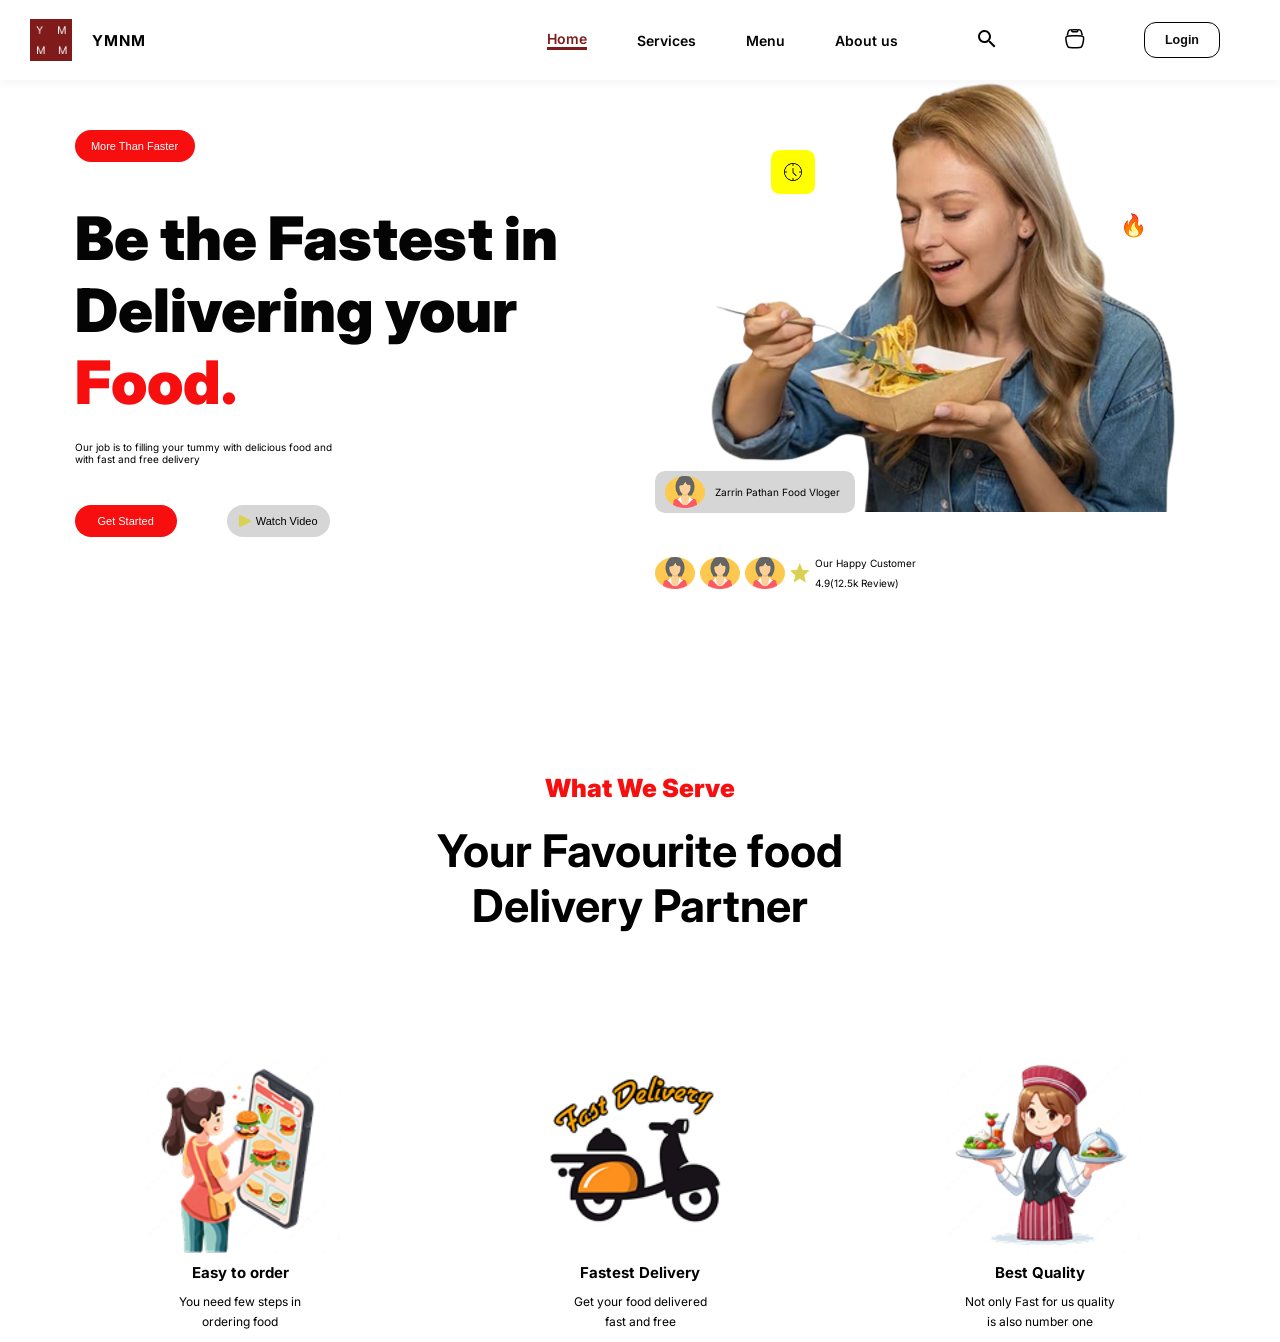
<file: Assignment 2/index.html>
<!DOCTYPE html>
<html lang="en">

<head>
    <meta charset="UTF-8">
    <meta name="viewport" content="width=device-width, initial-scale=1.0">
    <title>Document</title>
    <link rel="stylesheet" href="style.css">
    <link rel="stylesheet" href="media-queriesin.css">
</head>

<body>
    <header>

        <div class="site-header">
            <div class="logo">
                <img src="logo.png.png" alt="">
                <h1>YMNM</h1>
            </div>

            <nav class="main-nav" aria-label="Main navigation">
                <a href="index.html" aria-current="page">Home</a>
                <a href="services.html">Services</a>
                <a href="menu.html">Menu</a>
                <a href="about.html">About us</a>
            </nav>

            <div class="header-actions">
                
                <button class="icon-btn" aria-label="Search">
                    <img src="ic_baseline-search.svg" alt="">
                </button>

                <button class="icon-btn" aria-label="Store">
                    <a href="menu.html">
                        <img src="Group.svg" alt="">
                    </a>
                </button>

                <a href="signup.html"><button class="login-btn">Login</button></a>
            </div>
        </div>
    </header>

    <section class="first">
        <div class="content1">
            <button class="btn0">More Than Faster</button>

            <h1>Be the Fastest
                in Delivering
                your <span>Food.</span>
            </h1>

            <p>Our job is to filling your tummy with delicious food and
                with fast and free delivery
            </p>

            <div class="content1-cta">
                <button class="btn1">
                    <a href="signup.html">Get Started</a>
                </button>

                <button class="btn2">
                    <img src="Vector.svg" alt="">
                    <a href="video.html">Watch Video</a>
                </button>
            </div>

        </div>

        <div class="images1">
            <img class="clock" src="clock.png" alt="">
            <img class="woman" src="woman.png" alt="">
            <img class="fire" src="fire.png" alt="">

            <article>
                <img src="employee.png" alt="">
                <p>Zarrin Pathan
                    Food Vloger
                </p>
            </article>

            <div class="rate">
                <img class="em" src="employee.png" alt="">
                <img class="em" src="employee.png" alt="">
                <img class="em" src="employee.png" alt="">
                <img class="str" src="star.png" alt="">
                <p>Our Happy Customer <br>
                    4.9(12.5k Review)</p>
            </div>

        </div>
    </section>

    <section class="second">
        <div class="content2">
            <h1>What We Serve</h1>
            <p>Your Favourite food
                Delivery Partner
            </p>
        </div>
        

        <div class="content2-cards">

            <div class="card">
                <img src="easy.png" alt="">
                <h1>Easy to order</h1>
                <p>You need few steps in
                    ordering food </p>
            </div>

            <div class="card">
                <img src="fast.png" alt="">
                <h1>Fastest Delivery</h1>
                <p>Get your food delivered fast and free</p>
            </div>

            <div class="card">
                <img src="best.png" alt="">
                <h1>Best Quality</h1>
                <p>Not only Fast for us quality is also
                    number one
                </p>
            </div>

        </div>
    </section>


   



</body>

</html>
</file>
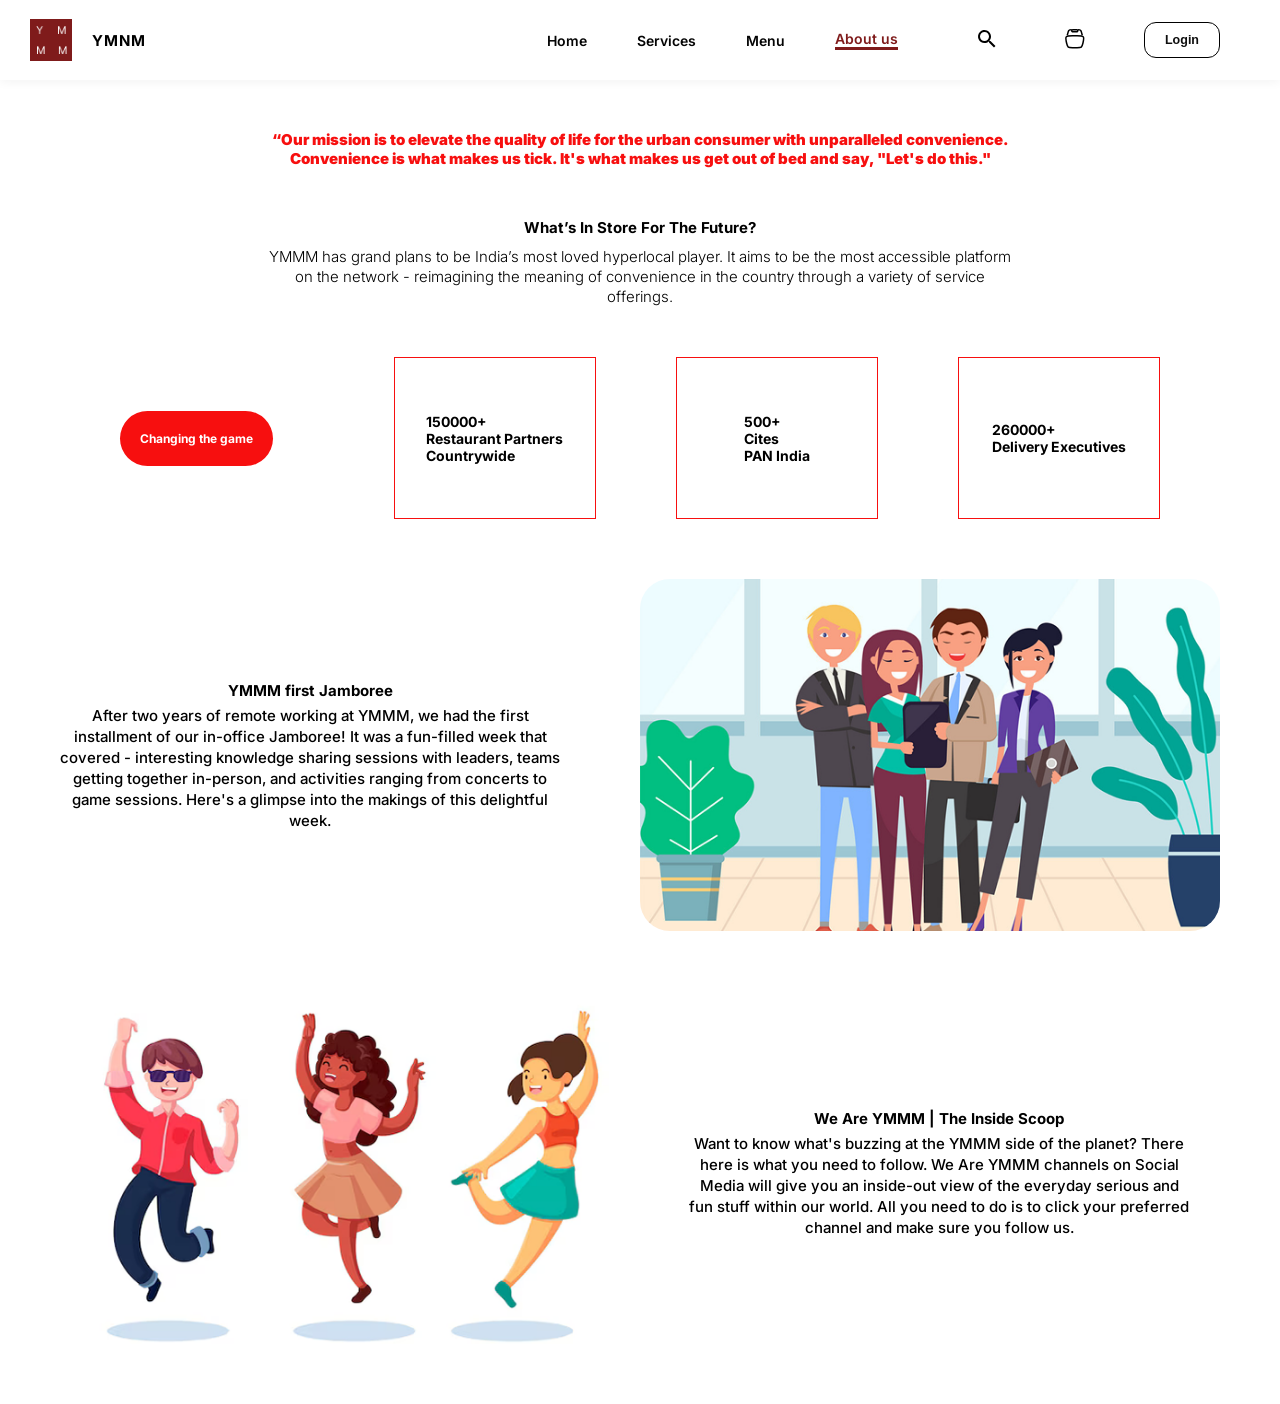
<file: Assignment 2/about.html>
<!DOCTYPE html>
<html lang="en">

<head>
    <meta charset="UTF-8">
    <meta name="viewport" content="width=device-width, initial-scale=1.0">
    <title>About Us</title>
    <link rel="stylesheet" href="style.css">
    <link rel="stylesheet" href="media-queriesin.css">
</head>

<body>
    <header>
        <div class="site-header">
            <div class="logo">
                <img src="logo.png.png" alt="">
                <h1>YMNM</h1>
            </div>

            <nav class="main-nav" aria-label="Main navigation">
                <a href="index.html">Home</a>
                <a href="services.html">Services</a>
                <a href="menu.html">Menu</a>
                <a href="about.html" aria-current="page">About us</a>
            </nav>

            <div class="header-actions">
                <button class="icon-btn" aria-label="Search">
                    <img src="ic_baseline-search.svg" alt="">
                </button>

                <button class="icon-btn" aria-label="Store">
                    <a href="menu.html">
                        <img src="Group.svg" alt="">
                    </a>
                </button>

               <a href="signup.html"><button class="login-btn">Login</button></a>
            </div>
        </div>
    </header>

    <section class="about">
        <h1>“Our mission is to elevate the quality of life for
            the urban
            consumer with unparalleled convenience.
            Convenience is what makes us tick. It's
            what makes us get out of bed and say,
            "Let's do this."
        </h1>

        <h2>What’s In Store For The Future?</h2>

        <p>YMMM has grand plans to be India’s most
            loved hyperlocal player. It aims to be
            the most accessible platform
            on the network - reimagining the meaning
            of convenience in the country
            through a variety of service offerings.
        </p>
    </section>

    <section class="about2">
        <h1> Changing the game</h1>

        <div class="card-red">
            <div class="card2">
                <h2>150000+ <br>
                    Restaurant Partners <br>
                    Countrywide</h2>
            </div>

            <div class="card2">
                <h2>
                    500+ <br>
                    Cites <br>
                    PAN India
                </h2>
            </div>

            <div class="card2">
                <h2>
                    260000+ <br>
                    Delivery Executives
                </h2>
            </div>

        </div>
    </section>

    <section class="about3">
        <div class="about3-1">
            <h1>
                <span>YMMM first Jamboree</span> <br>
                After two years of remote working at YMMM, we had the first installment of our in-office Jamboree! It
                was a fun-filled week that covered - interesting knowledge sharing sessions with leaders, teams getting
                together in-person, and activities ranging from concerts to game sessions. Here's a glimpse into the
                makings of this delightful week.
            </h1>

            <img src="workers.png" alt="">
        </div>

        <div class="about3-2">
            <h1>
                <span>We Are YMMM | The Inside Scoop</span> <br>
                Want to know what's buzzing at the YMMM side of
                the planet? There here is what you need to follow.
                We Are YMMM channels on Social Media will give you
                an inside-out view of the everyday serious and fun stuff
                within our world. All you need to do is to click your
                preferred channel and make sure you follow us.
            </h1>

            <img src="children.png" alt="">
        </div>

    </section>


</body>

</html>
</file>
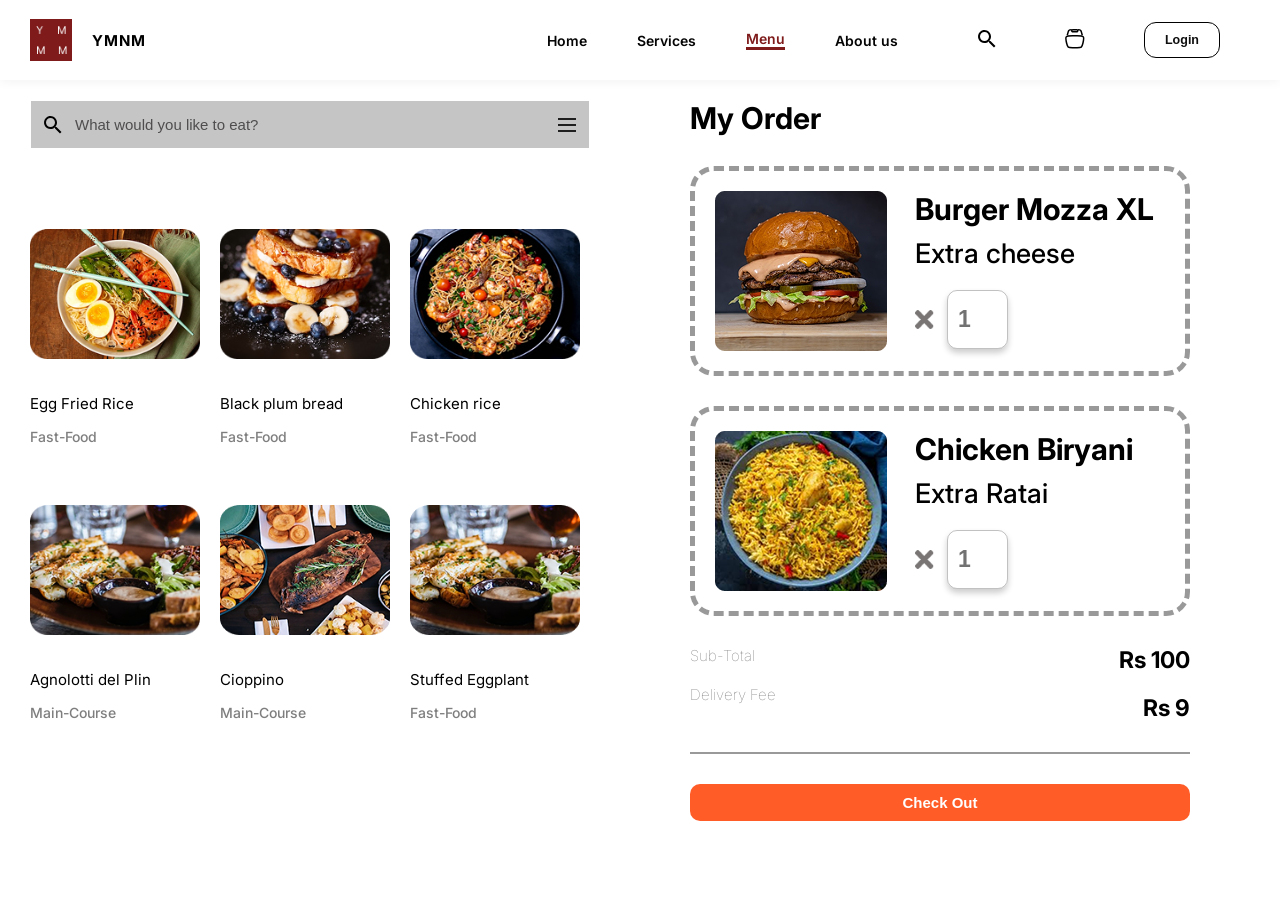
<file: Assignment 2/menu.html>
<!DOCTYPE html>
<html lang="en">

<head>
	<meta charset="UTF-8">
	<meta name="viewport" content="width=device-width, initial-scale=1.0">
	<title>Menu</title>
	<link rel="stylesheet" href="style.css">
	<link rel="stylesheet" href="media-queriesin.css">
</head>

<body>
	<header>
		<div class="site-header">
			<div class="logo">
				<img src="logo.png.png" alt="">
				<h1>YMNM</h1>
			</div>

			<nav class="main-nav" aria-label="Main navigation">
				<a href="index.html">Home</a>
				<a href="services.html">Services</a>
				<a href="menu.html" aria-current="page">Menu</a>
				<a href="about.html">About us</a>
			</nav>

			<div class="header-actions">
				<button class="icon-btn" aria-label="Search">
					<img src="ic_baseline-search.svg" alt="">
				</button>

				<button class="icon-btn" aria-label="Store">
					<a href="menu.html">
						<img src="Group.svg" alt="">
					</a>
				</button>

				<a href="signup.html"><button class="login-btn">Login</button></a>
			</div>
		</div>


	</header>

	<section class="men">

		<div class="left-men">
			<div class="search-part">
				<img src="ic_baseline-search.svg" alt="">
				<input type="text" placeholder="What would you like to eat?" id="search">
				<img src="ham.svg" alt="">

			</div>

			<div class="image3">

				<div>
					<img src="egg.png" alt="">
					<h1>Egg Fried Rice</h1>
					<p>Fast-Food</p>
				</div>

				<div>
					<img src="plan.png" alt="">
					<h1>Black plum bread</h1>
					<p>Fast-Food</p>
				</div>

				<div>
					<img src="chic.png" alt="">
					<h1>Chicken rice</h1>
					<p>Fast-Food</p>
				</div>

				<div>
					<img src="plin.png" alt="">
					<H1>Agnolotti del Plin</H1>
					<p>Main-Course</p>
				</div>

				<div>
					<img src="clio.png" alt="">
					<h1>Cioppino</h1>
					<p>Main-Course</p>
				</div>

				<div>
					<img src="plant.png" alt="">
					<h1>Stuffed Eggplant</h1>
					<p>Fast-Food</p>
				</div>
			</div>
		</div>


		<div class="right-men">
			<h1 class="ord">My Order</h1>

			<div class="card-men">
				<img src="burg.png" alt="">

				<div class="cardmen-con">
					<h1>Burger Mozza XL</h1>
					<p>Extra cheese</p>

					<div class="multi">
						<img src="x.png" alt="">
						<input type="number" placeholder="1" min="1" max="5">
					</div>
				</div>
			</div>

			<div class="card-men">
				<img src="biry.png" alt="">

				<div class="cardmen-con">
					<h1>Chicken Biryani</h1>
					<p>Extra Ratai</p>

					<div class="multi">
						<img src="x.png" alt="">
						<input type="number" placeholder="1" min="1" max="5">
					</div>
				</div>
			</div>

			<div class="check">
				<div class="echeck">
					<h1>Sub-Total</h1>
					<h1>Delivery Fee</h1>
				</div>

				<div class="echeck">
					<p>Rs 100</p>
					<p>Rs 9</p>
				</div>
			</div>
			<div class="vh"></div>
			<a class="bu" href="youtube.com"><button>Check Out</button></a>
		</div>

	</section>

	

</body>

</html>
</file>
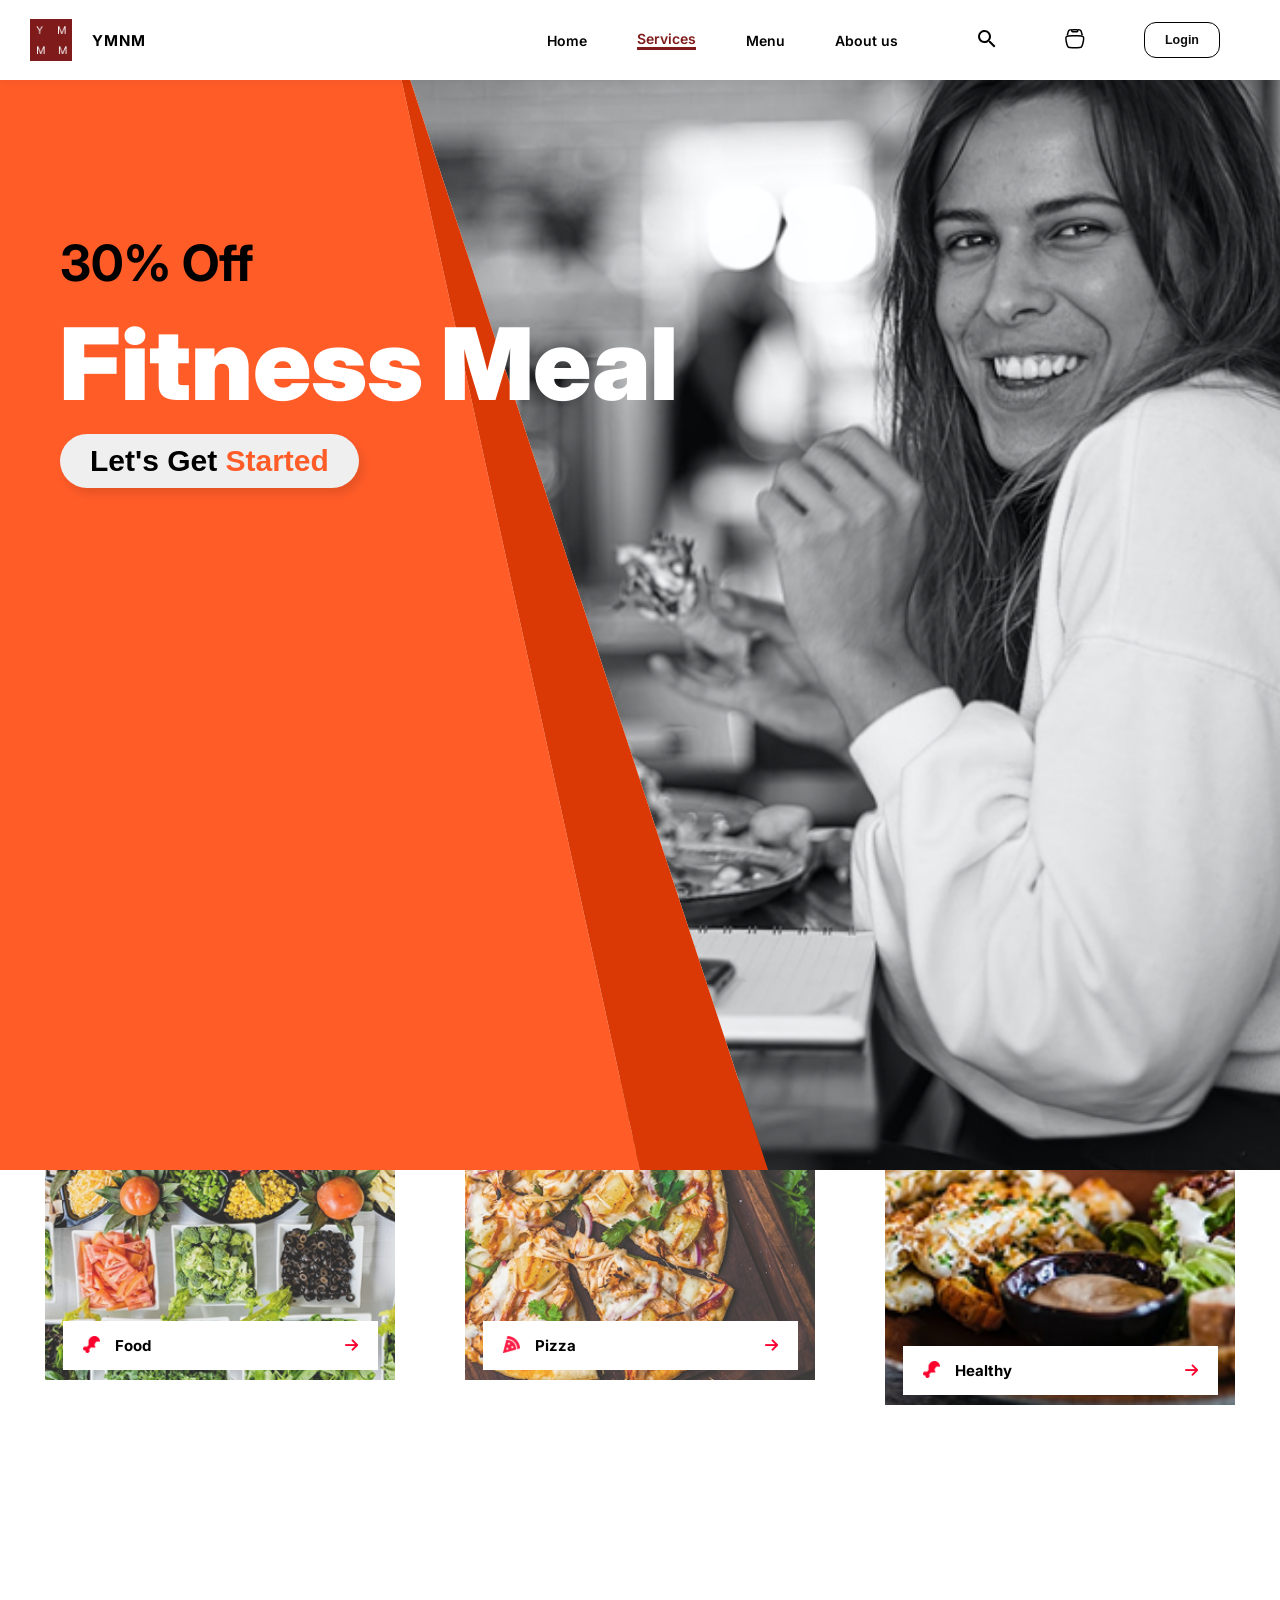
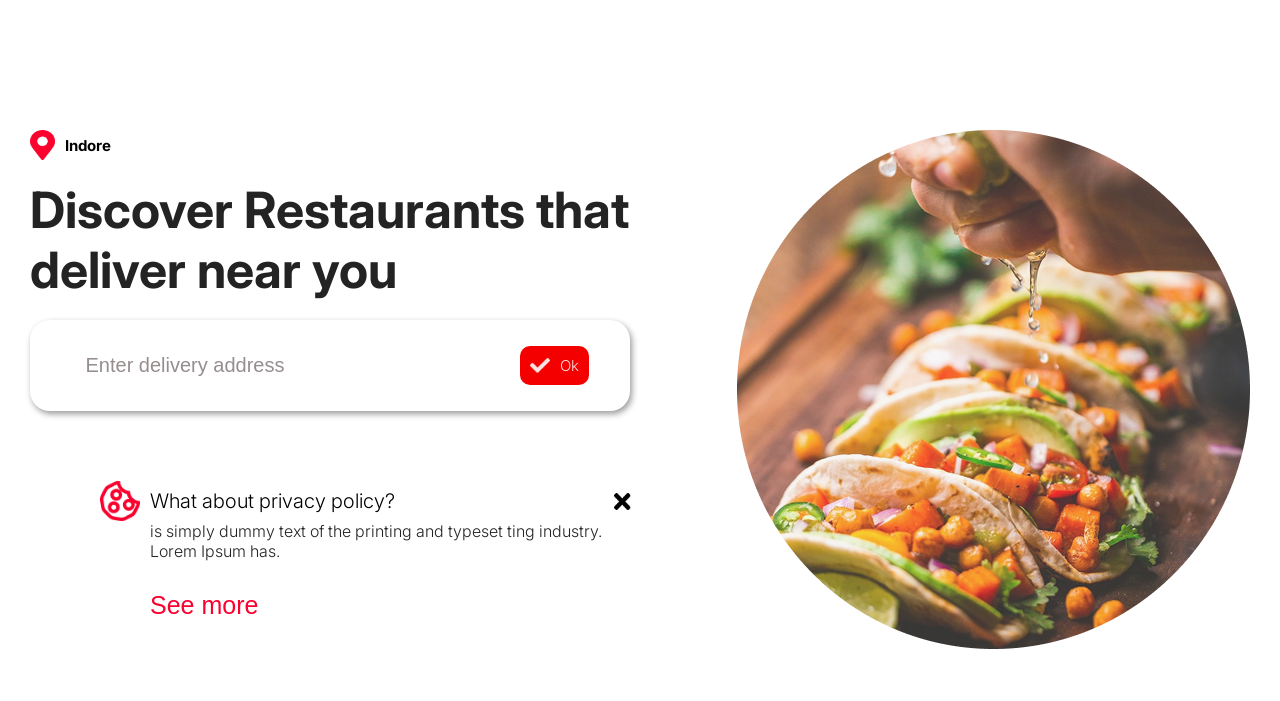
<file: Assignment 2/services.html>
<!DOCTYPE html>
<html lang="en">

<head>
	<meta charset="UTF-8">
	<meta name="viewport" content="width=device-width, initial-scale=1.0">
	<title>Services</title>
	<link rel="stylesheet" href="style.css">
	<link rel="stylesheet" href="media-queriesin.css">
</head>

<body>
	<header>
		<div class="site-header">
			<div class="logo">
				<img src="logo.png.png" alt="">
				<h1>YMNM</h1>
			</div>

			<nav class="main-nav" aria-label="Main navigation">
				<a href="index.html">Home</a>
				<a href="services.html" aria-current="page">Services</a>
				<a href="menu.html">Menu</a>
				<a href="about.html">About us</a>
			</nav>

			<div class="header-actions">
				<button class="icon-btn" aria-label="Search">
					<img src="ic_baseline-search.svg" alt="">
				</button>

				<button class="icon-btn" aria-label="Store">
					<a href="menu.html">
						<img src="Group.svg" alt="">
					</a>
				</button>

				<a href="signup.html"><button class="login-btn">Login</button></a>
			</div>
		</div>
	</header>


	<section class="firt">
		<div class="container">
			<div class="base"></div>
			<div class="base2"></div>
			<div class="base3"></div>
		</div>

		<div class="firt-con">
			<h1>30% Off</h1>
			<p>Fitness M<span>eal</span> </p>
			<a href="signup.html"><button>Let's Get <span>Started</span></button></a>
		</div>
	</section>


	<section class="card-serv">
		<div class="serv-card1">
			<div class="ser">
				<div class="inser">
					<img src="heal icon.png" alt="">
					<h1>Food</h1>
				</div>
				<i class="fa-solid fa-arrow-right"></i>
			</div>
		</div>


		<div class="serv-card2">
			<div class="ser">
				<div class="inser">
					<img src="Pizza Icon.png" alt="">
					<h1>Pizza</h1>
				</div>
				<i class="fa-solid fa-arrow-right"></i>
			</div>
		</div>

		<div class="serv-card3">
			<div class="ser">
				<div class="inser">
					<img src="heal icon.png" alt="">
					<h1>Healthy</h1>
				</div>
				<i class="fa-solid fa-arrow-right"></i>
			</div>
		</div>
	</section>


	<section class="deli">

		<div class="deliright">
			<div class="del-con">
				<img src="Map Icon.png" alt="">
				<h1>Indore</h1>
			</div>

			<h1 class="h1">Discover Restaurants
				that deliver near you
			</h1>

			<div class="ind">
				<input type="text" placeholder="Enter delivery address">
				<div>
					<img src="check.png" alt="Description">
					<h1>Ok</h1>
				</div>
			</div>

		</div>

		<div class="delileft">
			<img src="taco.png" alt="">
		</div>

	</section>

	<div class="tou">
		<div class="che">
			<div>
				<img class="cheim" src="cheese.png" alt="">
				<h1>What about privacy policy?</h1>
			</div>
			<img class="cheimg" src="x.png" alt="">
		</div>

		<p>is simply dummy text of the printing and typeset
			ting industry. Lorem Ipsum has.
		</p>

		<a href="services.html"><button class="see">See more</button></a>
	</div>

</body>

</html>
</file>
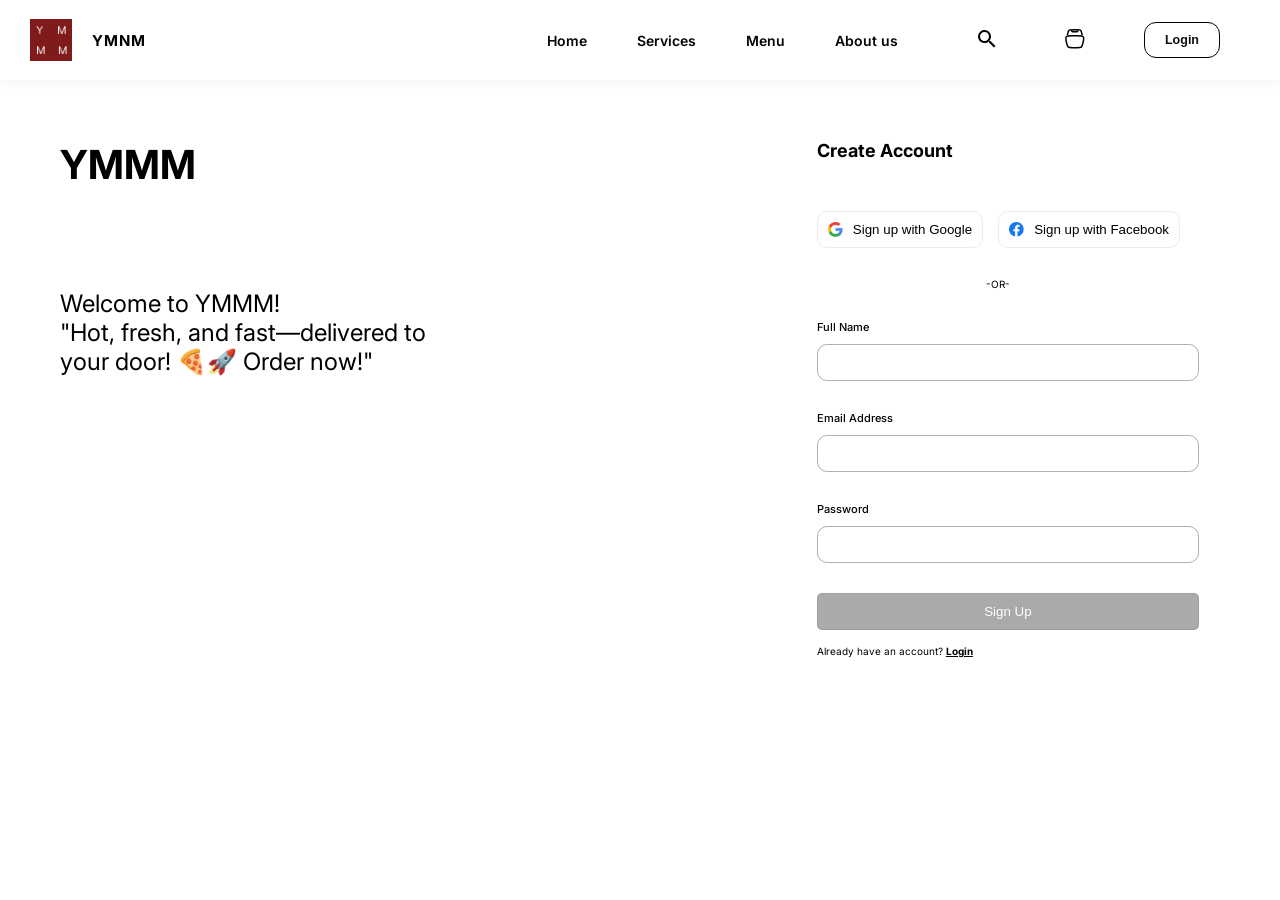
<file: Assignment 2/signup.html>
<!DOCTYPE html>
<html lang="en">

<head>
    <meta charset="UTF-8">
    <meta name="viewport" content="width=device-width, initial-scale=1.0">
    <title>Sign Up</title>
    <link rel="stylesheet" href="style.css">
    <link rel="stylesheet" href="media-queriesin.css">
</head>

<body>
    <header>
        <div class="site-header">
            <div class="logo">
                <img src="logo.png.png" alt="">
                <h1>YMNM</h1>
            </div>

            <nav class="main-nav" aria-label="Main navigation">
                <a href="index.html">Home</a>
                <a href="services.html">Services</a>
                <a href="menu.html">Menu</a>
                <a href="about.html">About us</a>
            </nav>

            <div class="header-actions">
                <button class="icon-btn" aria-label="Search">
                    <img src="ic_baseline-search.svg" alt="">
                </button>

                <button class="icon-btn" aria-label="Store">
                    <a href="menu.html">
                        <img src="Group.svg" alt="">
                    </a>
                </button>


                <a href="signup.html"><button class="login-btn">Login</button></a>
            </div>
        </div>
    </header>

    <section class="signup">
        <div class="left">
            <h1>YMMM</h1>
            <p>Welcome to YMMM! <br>
                "Hot, fresh, and
                fast—delivered to <br>
                your
                door! 🍕🚀 Order now!"
            </p>
        </div>

        <div class="right">
            <h1>Create Account</h1>

            <div class="btn-sign">
                <button class="sign-cta"><img src="logos_google-icon.png" alt=""><a href="google.com">Sign up with
                        Google</a>
                </button>
                <button class="sign-cta"><img src="logos_facebook.png" alt=""><a href="facebook.com">Sign up with
                        Facebook</a>
                </button> 
            </div>


            <p class="dema">-OR-</p>


            <div class="input">

                <label for="name">Full Name</label>
                <input id="name" type="text" placeholder="Your Full name bastard">


                <label for="add">Email Address</label>
                <input id="add" type="email" placeholder="Your Email bastard">


                <label for="pass">Password</label>
                <input id="pass" type="password" placeholder="Your Password bastard">

                <button><a href="">Sign Up</a></button>

                <p>Already have an account? <span>Login</span></p>

            </div>



        </div>
    </section>
</body>

</html>
</file>
<file: Assignment 2/style.css>
@import url('https://fonts.googleapis.com/css2?family=Inter:wght@400;500;600;700&display=swap');
@import url('https://fonts.googleapis.com/css2?family=DM+Sans:wght@400;500;700&display=swap');
@import url('https://cdnjs.cloudflare.com/ajax/libs/font-awesome/6.7.2/css/all.min.css');

* {
    box-sizing: border-box;
    padding: 0;
    margin: 0;
}

html {
    font-size: 62.5%;
}

body {
    font-family: 'Inter', sans-serif;
    background: #fff;
}

header {
    position: sticky;
    top: 0;
    z-index: 99999;
    background-color: #fff;
    box-shadow: 0 2px 10px rgba(0, 0, 0, 0.05);
    width: 100%;
}

.site-header {
    display: flex;
    align-items: center;
    justify-content: space-between;
    min-height: 80px;
    padding: 0.6rem 3rem;
    background-color: #fff;

}

.logo {
    display: flex;
    align-items: center;
    justify-content: center;
    gap: 2rem;
}

.logo h1 {
    font-size: 1.5rem;
    letter-spacing: 1px;
}

.logo img {
    height: 4.2rem;
    width: auto;
    display: block;
}

.main-nav {
    display: flex;
    align-items: center;
    gap: 5rem;
    margin-left: auto;
    margin-right: 7rem;
}

.main-nav a {
    text-decoration: none;
    color: #040404;
    font-weight: 600;
    font-size: 1.4rem;
    white-space: nowrap;
}

.main-nav a[aria-current="page"] {
    color: #7F1B1B;
    border-bottom: 3px solid #7F1B1B;
}

.main-nav a:hover {
    color: #000;
    border-bottom: 3px solid #7F1B1B;
    transition: all 0.3s ease-in-out;
    font-size: 1.42rem;
}

.header-actions {
    display: flex;
    align-items: center;
    gap: 5rem;
    padding-right: 3rem;
}

.icon-btn {
    width: 3.8rem;
    height: 3.8rem;
    cursor: pointer;
    padding: 0;
    border: none;
    background: none;
}

.icon-btn:hover {
    background-color: #7F1B1B;
    border-radius: 5px;
}

.icon-btn:hover img {
    filter: invert(1);
}

.login-btn {
    background: transparent;
    color: #0f0f0f;
    border: 1px solid black;
    border-radius: 1.2rem;
    padding: 1rem 2rem;
    font-weight: 700;
    cursor: pointer;
    font-size: 1.25rem;
}

.login-btn a {
    color: black;
    text-decoration: none;
}

.login-btn:hover {
    background-color: #7F1B1B;
    color: #fff;
    transition: all 0.3s ease-in-out;
}

.login-btn:hover a {
    color: #fff;
}

/* home style */

.first {
    display: flex;
    padding: 5rem;
    gap: 1rem;
    justify-content: center;
}

.content1 {
    max-width: 50rem;
    display: flex;
    flex-direction: column;
    gap: 2rem;
}

.content1 .btn0 {
    font-size: 2.5rem;
    background: #F70F0F;
    font-size: 1.1rem;
    border: none;
    border-radius: 2rem;
    padding: 1rem 1.2rem;
    color: #fff;
    font-weight: 300;
    display: inline;
    max-width: 12rem;
    margin-bottom: 2rem;
}


.content1 h1 {
    font-size: 6rem;
    font-weight: 900;
    color: #040404;
    padding-bottom: 0.3rem;
}

.content1 h1 span {
    color: #F70F0F;
}

.content1 p {
    max-width: 27rem;
    font-size: 1rem;
    padding-bottom: 2rem;
}

.content1-cta {
    display: flex;
    align-items: center;
    gap: 5rem;

}

.btn2 {
    background-color: #d6d6d6;
    font-size: 1.1rem;
    border: none;
    border-radius: 2rem;
    padding: 1rem 1.2rem;
    max-width: 12rem;
    display: flex;
    justify-content: center;
    align-items: center;
    gap: 0.5rem;
}

.btn2 a {
    color: #000;
    font-weight: 300;
}

.btn1 {
    font-size: 2.5rem;
    background: #F70F0F;
    font-size: 1.1rem;
    border: none;
    border-radius: 2rem;
    padding: 1rem 2.3rem;
    color: #fff;
    max-width: 12rem;

}

.btn1 a {
    color: #fff;
    font-weight: 300;
}

.content1-cta a {
    text-decoration: none;
}

.btn1:hover {
    background-color: #7F1B1B;
    transition: all 0.3s ease-in-out;
    transform: translateY(3px);
    box-shadow: rgba(0, 0, 0, 0.9);
}

.btn2:hover {
    transition: all 0.3s ease-in-out;
    transform: translateY(3px);
    box-shadow: 0px 0px 1px 0px rgba(0, 0, 0, 0.9);
}

.images1 {
    position: relative;
}

.woman {
    width: 96%;
    height: auto;
    display: block;
    margin-top: -100px;
}

.fire {
    bottom: 30rem;
    left: 85%;
    position: relative;
}

.clock {
    top: 2rem;
    left: 30%;
    position: relative;
    background-color: yellow;
    padding: 1rem;
    border-radius: 20%;
}


article {
    display: flex;
    align-items: center;
    gap: 1rem;
    background-color: #d6d6d6;
    max-width: 200px;
    padding: 0.5rem 1rem;
    border-radius: 1rem;
    position: relative;
    bottom: 7rem;
    left: 7rem;
}

article img {
    width: 4rem;
    height: auto;
}

.rate {
    display: flex;
    align-items: center;
    gap: 0.5rem;
    bottom: 30px;
    left: 70px;
    position: relative;
    max-width: 300px;
}

.em {
    width: 4rem;
    height: auto;
}

.str {
    width: 2rem;
    height: auto;
}

.rate p {
    line-height: 2rem;
}

.second {
    display: flex;
    flex-direction: column;
    align-items: center;
    padding: 10rem 0 1rem 0;
    justify-content: center;
    gap: 12rem;
}

.content2 h1 {
    font-size: 2.5rem;
    font-weight: 900;
    color: #F70F0F;
    padding-bottom: 2rem;
    text-align: center;
}

.content2 p {
    font-size: 4.5rem;
    text-align: center;
    max-width: 45rem;
    margin: 0 auto;
    font-weight: 700;
}

.content2-cards {
    display: flex;
    justify-content: center;
    align-items: center;
    gap: 20rem;
    flex-wrap: wrap;
}

.card h1,
.card p {
    text-align: center;
}

.card {
    display: flex;
    flex-direction: column;
    align-items: center;
    gap: 1rem;
}

.card img {
    width: 20rem;
    height: auto;
}

.card p {
    max-width: 15rem;
    font-size: 1.2rem;
    line-height: 2rem;
}


/* about styles lets code */

.about {
    display: flex;
    justify-content: center;
    align-items: center;
    padding: 5rem 0;
    flex-direction: column;
    gap: 3rem;
}

.about h1 {
    font-size: 1.5rem;
    max-width: 800px;
    font-weight: 900;
    color: #F70F0F;
    padding-bottom: 2rem;
    text-align: center;
}

.about p {
    font-size: 1.5rem;
    max-width: 750px;
    text-align: center;
    line-height: 2rem;
    font-weight: 300;
    margin-top: -2rem;
    text-align: center;
}

.about2 {
    display: flex;
    justify-content: space-evenly;
    align-items: center;
}

.about2 h1 {
    font-size: 1.2rem;
    background-color: #F70F0F;
    padding: 2rem;
    color: #fff;
    border-radius: 3rem;
}

.card-red {
    display: flex;
    justify-content: space-between;
    align-items: center;
    gap: 8rem;
    flex-wrap: wrap;
}

.card2 {
    padding: 8rem 10rem;
    border: 1px solid #F70F0F;
    flex: 1;
    display: flex;
    max-height: 10rem;
    max-width: 10rem;
    align-items: center;
    justify-content: center;
}

.card2 h2 {
    margin: 0 auto;
    text-align: left;
    font-size: 1.4rem;
    white-space: nowrap;
}

.about3 {
    display: flex;
    flex-direction: column;
    align-items: start;
    padding: 6rem 6rem;
    gap: 7rem;
}

.about3-1 {
    display: flex;
    justify-content: space-between;
    align-items: center;
    gap: 5rem;
}

.about3-1 h1 {
    text-align: center;
    font-size: 1.5rem;
    font-weight: 500;
    max-width: 500px;
    line-height: 1.4;
}

.about3 span {
    font-weight: 700;
    padding-bottom: 0.4rem;
    display: inline-block;
}

.about3-1 img {
    width: 50%;
    height: auto;
    border-radius: 3rem;
}

.about3-2 {
    display: flex;
    justify-content: space-between;
    align-items: center;
    flex-direction: row-reverse;
}

.about3-2 h1 {
    text-align: center;
    font-size: 1.5rem;
    font-weight: 500;
    max-width: 500px;
    line-height: 1.4;
}

.about3-2 img {
    width: 50%;
    height: auto;
    border-radius: 3rem;
}

/* Signup styles */

.signup {
    display: flex;
    justify-content: space-between;
    align-items: start;
    padding: 6rem 6rem;
    flex-wrap: wrap;
}

.left {
    display: flex;
    gap: 10rem;
    flex-direction: column;
}

.left h1 {
    font-size: 4rem;
}

.left p {
    font-size: 2.4rem;
}

.right {
    display: flex;
    flex-direction: column;
    align-items: start;
    padding-right: 4rem;
}

.right h1 {
    font-size: 1.8rem;
    padding-bottom: 5rem;
}

.btn-sign {
    display: flex;
    gap: 1.5rem;
    flex-wrap: nowrap;
    align-items: center;
    transition: 0.3s ease;
}

.btn-sign button {
    display: flex;
    align-items: center;
    gap: 1rem;
    border: 1px solid #0f0f0f13;
    background-color: transparent;
    padding: 1rem;
    border-radius: 1rem;
    cursor: pointer;
    transition: all 0.3s ease;
}

.btn-sign button img {
    width: 1.5rem;
    height: 1.5rem;
}

.btn-sign a {
    text-decoration: none;
    color: #000;
    transition: color 0.3s ease;
    white-space: nowrap;
}

.sign-cta:hover {
    background-color: #7F1B1B;
    transform: translateY(-2px);
    transition: 0.4s ease-in-out;
}

.sign-cta:hover a,
.sign-cta:hover img {
    color: #fff;
    filter: brightness(0) invert(1);
}

.dema {
    margin: 0 auto;
    padding: 3rem 0;
}

.input {
    display: flex;
    flex-direction: column;
    flex-wrap: wrap;
}

.input input {
    margin-bottom: 3rem;
    width: 200%;
    padding: 1rem;
}

label {
    font-size: 1.1rem;
    font-weight: 500;
    padding-bottom: 1rem;

}

input::placeholder {
    color: #7F1B1B;
    opacity: 0;
}

input:focus {
    border-color: #7F1B1B;
    outline: none;
}

input {
    border: 1px solid #0f0f0f54;
    background-color: transparent;
    border-radius: 1rem;
}

.input button {
    background-color: #aaaaaa;
    border: 1px solid #0f0f0f13;
    border-radius: 0.5rem;
    padding: 1rem 0;
    cursor: pointer;
    transition: all 0.3s ease;
}

.input button:hover {
    background-color: #7F1B1B;
    transform: translateY(-2px);
}

.input button a {
    text-decoration: none;
    color: #fffefe;
    transition: color 0.3s ease;
}

.input button:hover a {
    color: #fff;
}

.input p {
    padding-top: 1.5rem;
}

.input p span {
    font-weight: 700;
    text-decoration: underline;
}


/* Menu styles */

.men {
    display: flex;
    align-items: start;
    justify-content: flex-start;
    gap: 10rem;
    padding: 2rem 3rem;
}

.left-men {
    display: flex;
    flex-direction: column;
    gap: 8rem;
}

.search-part {
    display: flex;
    align-items: center;
    background-color: #c5c5c5;
    padding: 1rem;
    border: 1px solid white;
}

.search-part input {
    border: none;
    outline: none;
    background: transparent;
    width: 100%;
    font-size: 1.5rem;
    padding: 0.5rem 1rem;
    color: #000;
}

.search-part input::placeholder {
    opacity: 1;
    color: #4f4d4d;
}

.search-part img {
    border: none;
    cursor: pointer;
}

.image3 {
    display: grid;
    grid-template-columns: 180px 180px 180px;
    row-gap: 6rem;
    column-gap: 1rem;
}

.image3 img {
    width: 17rem;
    height: 13rem;
}

.image3 div {
    display: flex;
    flex-direction: column;
    gap: 3.5rem;
}

.image3 div p {
    margin-top: -20px;
    opacity: 0.5;
    font-size: 1.4rem;
    font-weight: 500;
}

.image3 div h1 {
    font-size: 1.5rem;
    font-weight: 400;
}

.right-men {
    display: flex;
    flex-direction: column;
    gap: 3rem;
}

.ord {
    font-size: 3rem;
}

.card-men {
    display: grid;
    grid-template-columns: 200px 200px;
    border: 5px dashed #999;
    border-radius: 24px;
    padding-right: 7rem;
    padding-bottom: 2rem;
    padding-top: 2rem;
    padding-left: 2rem;
}

.cardmen-con p {
    font-size: 2.7rem;
    font-weight: 500;
    margin-top: -10px;
}

.cardmen-con {
    display: flex;
    flex-direction: column;
    gap: 2rem;
}

.cardmen-con h1 {
    font-size: 3rem;
    font-size: 700;
    white-space: nowrap;
}

.multi {
    display: flex;
    align-items: center;
    gap: 1.3rem;
}

.multi img {
    width: 19px;
    height: 19px;
    cursor: pointer;
}

.multi input {
    padding-top: 15px;
    padding-bottom: 15px;
    padding-right: 5px;
    padding-left: 10px;
    border-radius: 10px;
    font-size: 2.3rem;
    border: 1px solid rgba(0, 0, 0, 0.244);
    outline: none;
    box-shadow: 0 4px 6px rgba(0, 0, 0, 0.2);
    max-width: 80px;
}

.multi input::placeholder {
    opacity: 0.8;
    color: #0f0f0fbb;
    font-weight: 700;
}

.check {
    display: flex;
    justify-content: space-between;
}

.check h1 {
    font-weight: 100;
    opacity: 0.6;
}

.echeck {
    display: flex;
    flex-direction: column;
    gap: 2rem;
}

.echeck p {
    font-size: 2.3rem;
    text-align: right;
    font-weight: 700;
}


.vh {
    width: 100%;
    height: 2px;
    background-color: #999;
}

.bu button {
    width: 100%;
    padding: 1rem;
    border: none;
    border-radius: 1rem;
    background-color: #FF5C28;
    text-decoration: none;
    color:
        #fff;
    font-size: 1.5rem;
    font-weight: 700;
    cursor: pointer;
}

.bu button:hover {
    background-color: #d9471b;
    box-shadow: 0 6px 14px rgba(255, 92, 40, 0.35);
    transform: translateY(-2px);
}

/* SERVICES STYLES */

.firt {
    width: 100%;
    min-height: 500px;
    display: flex;
    font-family: 'DM Sans' sans-serif;
}

.container {
    position: absolute;
    inset: 0;
    width: 100%;
    height: 100%;
    z-index: 1;
}

.base {
    position: absolute;
    width: 100%;
    height: 130%;
    background: #FF5C28;
    clip-path: polygon(0 0,
            30% 0,
            50% 100%,
            0 100%);
    z-index: 60;
}

.base2 {
    position: absolute;
    width: 100%;
    height: 130%;
    background: #DA3805;
    clip-path: polygon(30% 0,
            60% 100%,
            50% 100%);
    z-index: 70;
}

.base3 {
    position: absolute;
    width: 100%;
    height: 130%;
    background: url("serv\ woman.png") center/cover no-repeat;
    clip-path: polygon(30% 0,
            100% 0,
            100% 100%,
            60% 100%);
    z-index: 60;
}

.firt-con {
    z-index: 4;
    display: flex;
    flex-direction: column;
    align-items: flex-start;
    justify-content: center;
    text-align: center;
    gap: 1rem;
    padding: 8rem 2rem 2rem 6rem;
}

.firt-con h1 {
    font-size: 5rem;
    color: #000;
}

.firt-con p {
    color: #fff;
    font-size: 10rem;
    font-weight: 900;
}

.firt-con a button {
    border: none;
    border-radius: 5rem;
    padding: 1rem 3rem;
    font-size: 3rem;
    font-weight: 700;
    box-shadow: 4px 6px 10px rgba(0, 0, 0, 0.1);
}

.firt-con a button:hover {
    transform: scale(1.05, 1.05);
    transition: 0.5s;

}

.firt-con a span {
    color: #FF5C28;
}


.card-serv {
    margin-top: 20rem;
    display: flex;
    flex-wrap: wrap;
    align-items: center;
    justify-content: center;
    height: 100vh;
    gap: 7rem;
    padding: 0 3rem;
    font-family: 'DM Sans' sans-serif;
}

.serv-card1 {
    background: url('veg.png') center/cover no-repeat;
    width: 350px;
    height: 300px;
    position: relative;
    display: flex;
    justify-content: center;
}

.serv-card2 {
    background: url('pizza.png') center/cover no-repeat;
    width: 350px;
    height: 300px;
    position: relative;
    display: flex;
    justify-content: center;
}

.serv-card3 {
    background: url('plin.png') center/cover no-repeat;
    width: 350px;
    height: 350px;
    position: relative;
    display: flex;
    justify-content: center;
}

.ser {
    position: absolute;
    bottom: 10px;
    display: flex;
    justify-content: space-between;
    gap: 1rem;
    align-items: center;
    text-align: center;
    background-color: #fff;
    width: 90%;
    padding: 1.5rem 2rem;
    cursor: pointer;
}

.inser {
    display: flex;
    gap: 1.5rem;
}

.ser h1 {
    font-size: 1.5rem;
}

.card-serv i {
    color: #FA012E;
    font-size: 1.5rem;
}

.card-serv img {
    width: 17px;
    height: 17px;
}

.deli {
    display: flex;
    justify-content: space-between;
    padding: 5rem 3rem;
    font-family: 'DM Sans' sans-serif;
}

.deliright {

    display: flex;
    flex-direction: column;
    gap: 2rem;
}

.del-con {
    display: flex;
    align-items: center;
    gap: 1rem;
}


.del-con img {
    width: 25px;
    height: 30px;
}

.h1 {
    font-family: 'DM sans' sans-serif;
    font-size: 5rem;
    max-width: 60rem;
    color: #242323;
}

.ind {
    display: flex;
    align-items: center;
    padding: 2rem;
    justify-content: center;
    box-shadow: 2px 3px 6px rgba(0, 0, 0, 0.4);
    border-radius: 2rem;
    max-width: 600px;
}

.ind input {
    border: none;
    outline: none;
    width: 80%;
    padding: 1.4rem;
    font-size: 2rem;
}

.ind input::placeholder {
    opacity: 1;
    color: #968E8E;
    font-size: 2rem;
}

.ind div {
    display: flex;
    align-items: center;
    padding: 1rem;
    border-radius: 1rem;
    background-color: #F50000;
    gap: 1rem;
}

.ind div:hover {
    transform: scale(1.05, 1.05);
    transition: 0.2s;
    background-color: #aa0000;
}

.ind img {
    width: 20px;
    height: auto;
}


.ind div h1 {
    color: #ffffffdc;
    font-weight: 300;
}

.tou {

    padding-left: 10rem;
    margin-top: -25rem;
}

.che {
    display: flex;
    padding-top: 3rem;
    margin-right: 0.1rem;
    align-items: center;
    justify-content: space-between;
    gap: 2rem;
    max-width: 45%;
}

.che div {
    display: flex;
    align-items: center;
    gap: 1rem;
}

.cheim {
    width: 40px;
    height: 40px;
}

.cheimg {
    width: 17px;
    height: 17px;
    filter: brightness(0);
}

.cheimg:hover {
    transform: scale(1.05, 1.05);
    transition: 0.2s;
}

.che h1 {
    font-weight: 300;
}

.tou p {
    font-weight: 300;
    font-size: 1.6rem;
    max-width: 45%;
    color: #242323;
    padding-left: 5rem;
}

.see {
    border: none;
    margin-top: 3rem;
    margin-left: 5rem;
    font-size: 2.5rem;
    color: #FA012E;
    background-color: transparent;
}

.see:hover {
    text-decoration: underline;
}
</file>
<file: Assignment 2/media-queriesin.css>
@media(max-width:414px) {
	.about{
		padding: 5rem 5rem;
		gap: 5rem;
	}

	.about h1{
		font-size: 5rem;
		max-width: 0;
		margin: 0 auto;
	}

	.men{
		flex-direction: column;
	}

	

}

@media(max-width:px) {}

@media(max-width:px) {}

@media(max-width:px) {}

@media(max-width:px) {}

@media(max-width:px) {}

@media(max-width:px) {}

@media(max-width:px) {}

@media(max-width:px) {}

@media(max-width:px) {}

@media(max-width:px) {}

@media(max-width:px) {}

@media(max-width:px) {}

@media(max-width:px) {}

@media(max-width:px) {}

@media(max-width:px) {}

@media(max-width:px) {}

@media(max-width:px) {}

@media(max-width:px) {}

@media(max-width:px) {}
</file>
